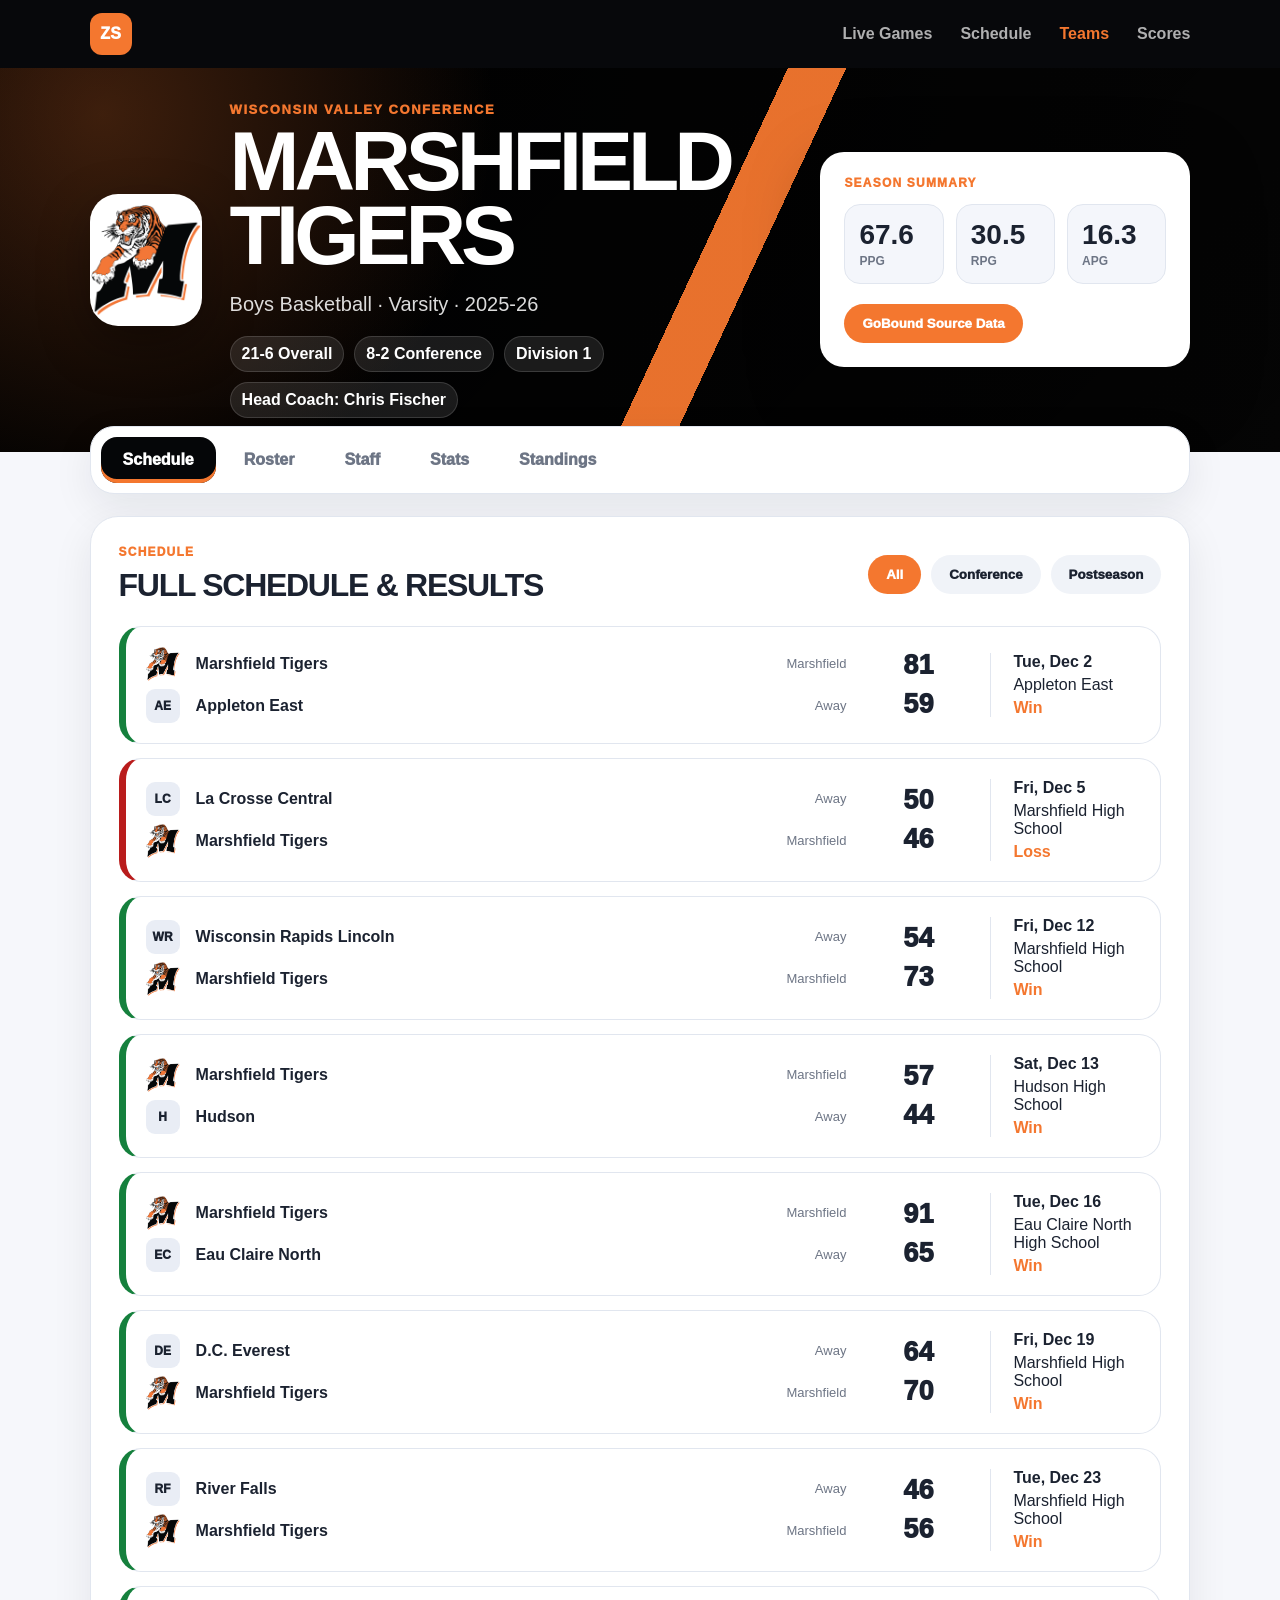
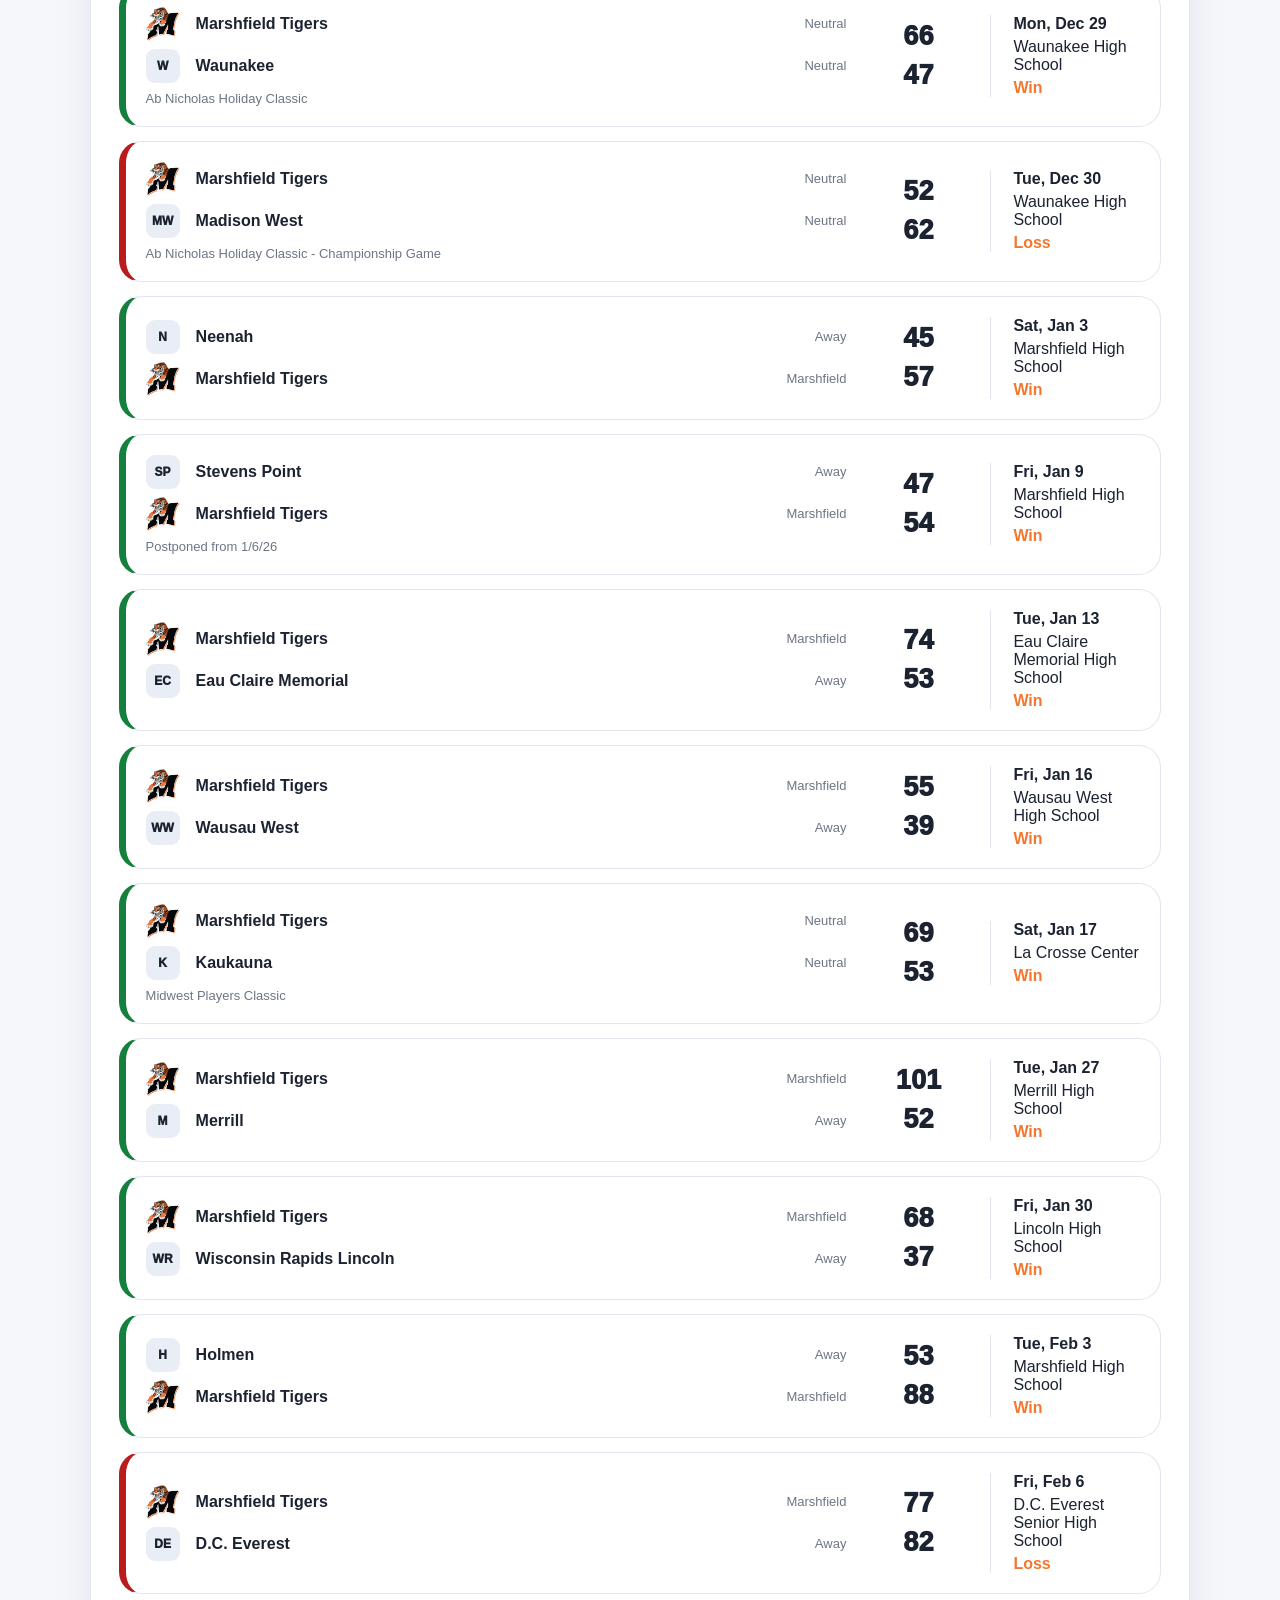
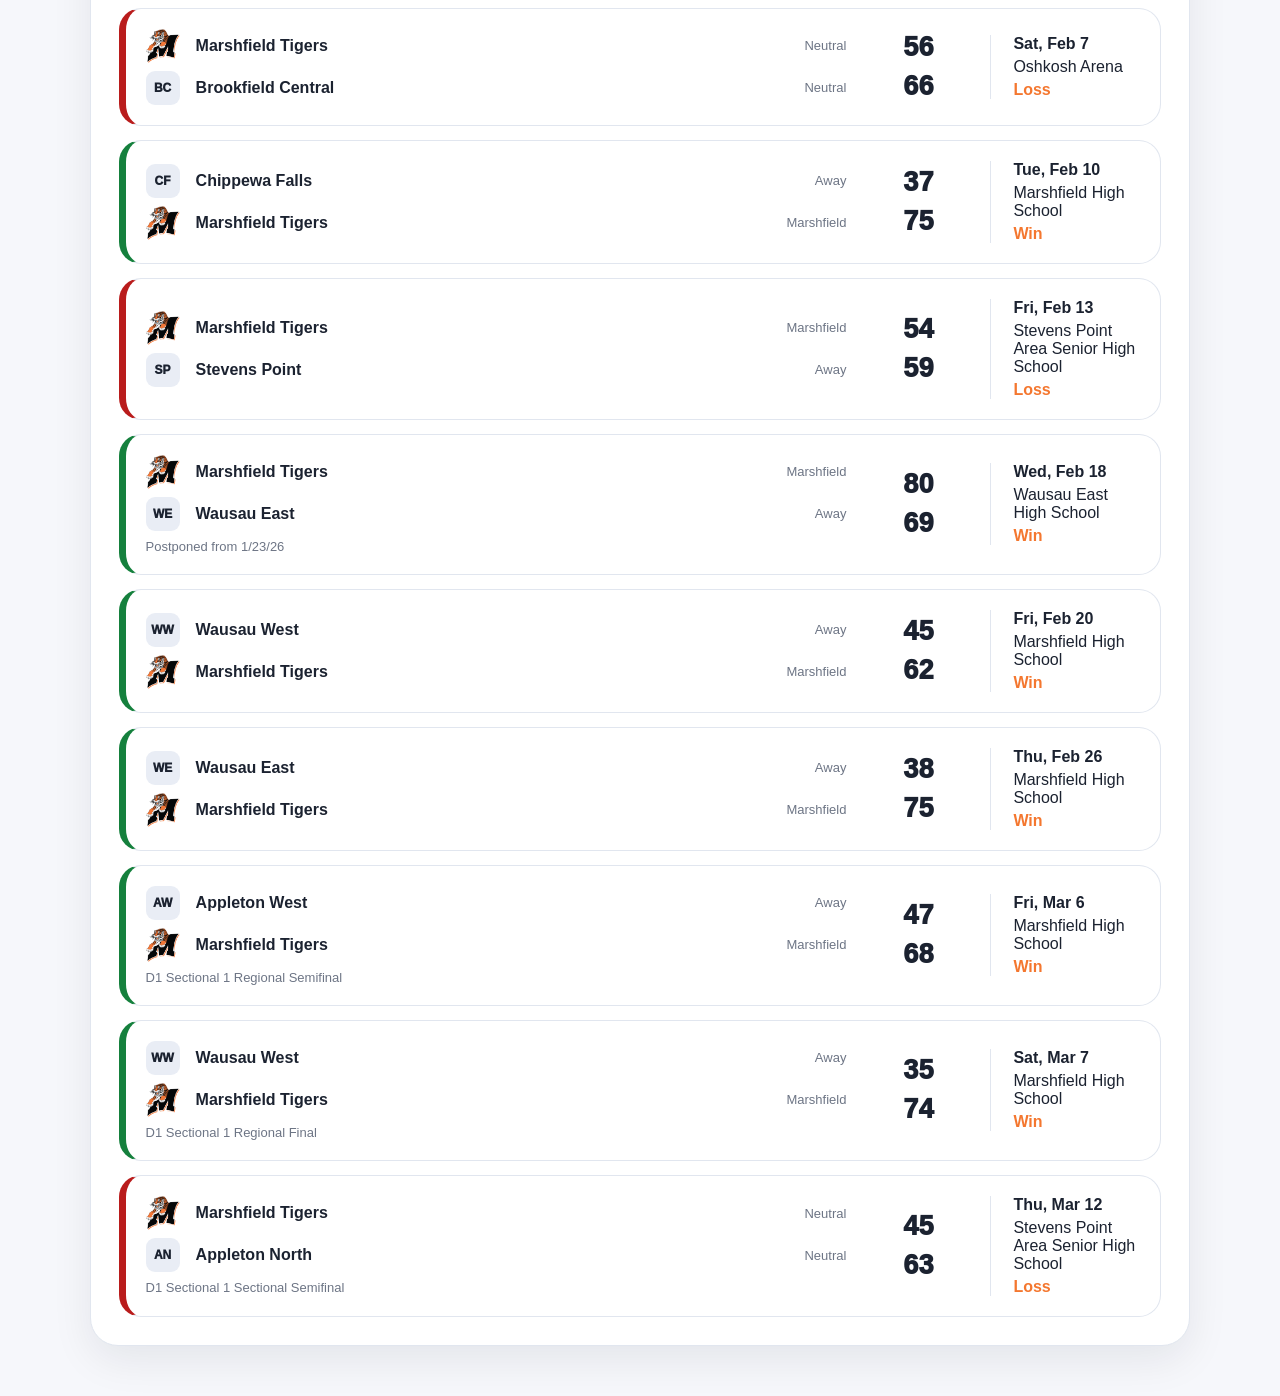
<file: marshfield-full-team-page/index.html>
<!DOCTYPE html>
<html lang="en">
<head>
  <meta charset="UTF-8" />
  <meta name="viewport" content="width=device-width, initial-scale=1.0" />
  <title>Marshfield Tigers Boys Basketball | Zaleski Sports</title>
  <link rel="stylesheet" href="styles.css" />
</head>
<body>
  <header class="global-header">
    <div class="zs-mark">ZS</div>
    <nav>
      <a>Live Games</a>
      <a>Schedule</a>
      <a class="active">Teams</a>
      <a>Scores</a>
    </nav>
  </header>

  <section class="team-hero">
    <div class="angle angle-one"></div>
    <div class="angle angle-two"></div>
    <div class="team-identity">
      <div class="logo-shell"><img src="assets/marshfield-tigers.png" alt="Marshfield Tigers logo" /></div>
      <div>
        <p class="eyebrow">Wisconsin Valley Conference</p>
        <h1>Marshfield Tigers</h1>
        <p class="sport">Boys Basketball · Varsity · 2025-26</p>
        <div class="meta-row">
          <span>21-6 Overall</span><span>8-2 Conference</span><span>Division 1</span><span>Head Coach: Chris Fischer</span>
        </div>
      </div>
    </div>
    <aside class="next-game-card">
      <p class="card-label">Season Summary</p>
      <div class="summary-grid">
        <div><strong>67.6</strong><span>PPG</span></div>
        <div><strong>30.5</strong><span>RPG</span></div>
        <div><strong>16.3</strong><span>APG</span></div>
      </div>
      <button id="sourceBtn">GoBound Source Data</button>
    </aside>
  </section>

  <main>
    <div class="tabs">
      <button class="tab active" data-tab="schedule">Schedule</button>
      <button class="tab" data-tab="roster">Roster</button>
      <button class="tab" data-tab="staff">Staff</button>
      <button class="tab" data-tab="stats">Stats</button>
      <button class="tab" data-tab="standings">Standings</button>
    </div>

    <section id="schedule" class="panel active-panel">
      <div class="panel-header">
        <div><p class="section-kicker">Schedule</p><h2>Full Schedule & Results</h2></div>
        <div class="filter-row">
          <button class="pill active" data-filter="all">All</button>
          <button class="pill" data-filter="conference">Conference</button>
          <button class="pill" data-filter="postseason">Postseason</button>
        </div>
      </div>
      <div class="score-list" id="scheduleList"></div>
    </section>

    <section id="roster" class="panel">
      <div class="panel-header"><div><p class="section-kicker">Roster</p><h2>Varsity Roster</h2></div></div>
      <div class="card-grid" id="rosterGrid"></div>
    </section>

    <section id="staff" class="panel">
      <div class="panel-header"><div><p class="section-kicker">Staff</p><h2>Team Staff & Info</h2></div></div>
      <div class="info-grid">
        <article><span>Head Coach</span><strong>Chris Fischer</strong></article>
        <article><span>Level</span><strong>Varsity</strong></article>
        <article><span>Division</span><strong>Division 1</strong></article>
        <article><span>District</span><strong>D1 Sectional 1</strong></article>
        <article><span>Region</span><strong>North Central</strong></article>
        <article><span>Enrollment</span><strong>1188</strong></article>
      </div>
    </section>

    <section id="stats" class="panel">
      <div class="panel-header"><div><p class="section-kicker">Stats</p><h2>Full Player Stats</h2></div></div>
      <div class="leader-grid" id="leaderGrid"></div>
      <div class="table-wrap">
        <table>
          <thead>
            <tr><th>#</th><th>Athlete</th><th>YR</th><th>PPG</th><th>RPG</th><th>APG</th><th>SPG</th><th>BPG</th><th>FG%</th><th>3P%</th><th>FT%</th><th>A/TO</th></tr>
          </thead>
          <tbody id="statsRows"></tbody>
        </table>
      </div>
    </section>

    <section id="standings" class="panel">
      <div class="panel-header"><div><p class="section-kicker">Conference</p><h2>Wisconsin Valley Standings</h2></div></div>
      <div class="standings" id="standingsList"></div>
    </section>
  </main>

  <script src="app.js"></script>
</body>
</html>
</file>
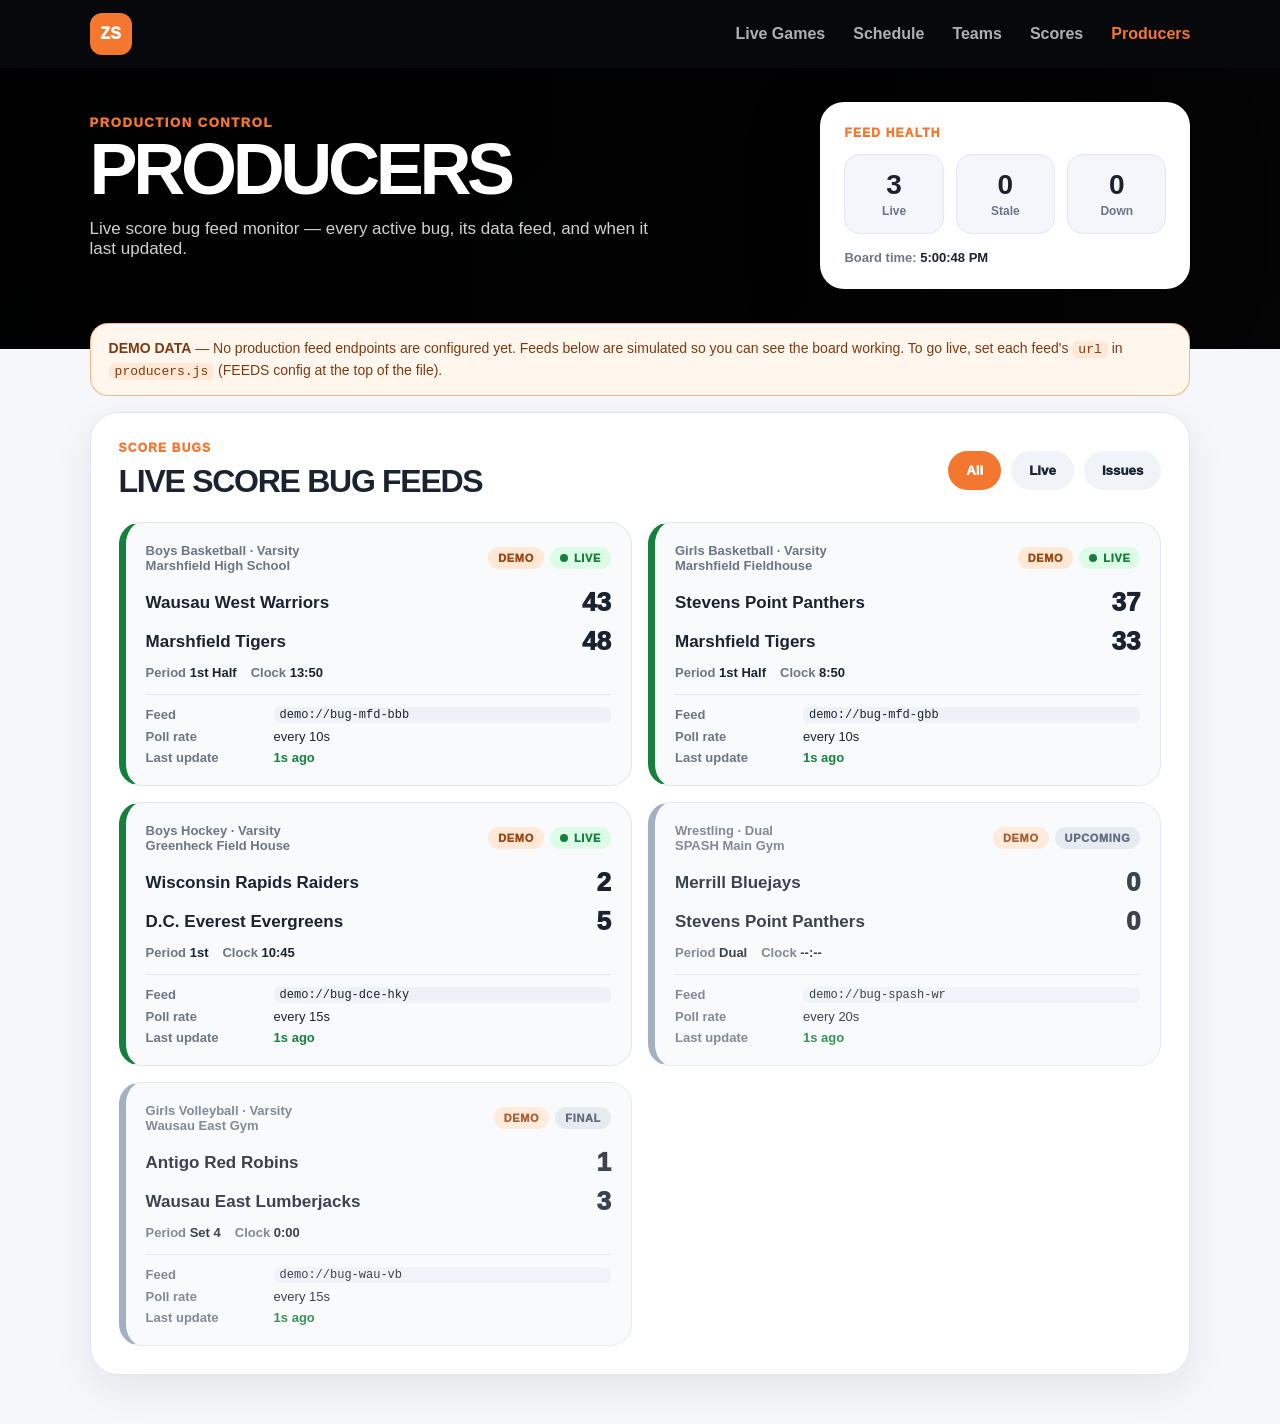
<file: producers/index.html>
<!DOCTYPE html>
<html lang="en">
<head>
  <meta charset="UTF-8" />
  <meta name="viewport" content="width=device-width, initial-scale=1.0" />
  <title>Producers | Live Score Bug Feeds | Zaleski Sports</title>
  <link rel="stylesheet" href="producers.css" />
</head>
<body>
  <header class="global-header">
    <div class="zs-mark">ZS</div>
    <nav>
      <a>Live Games</a>
      <a>Schedule</a>
      <a>Teams</a>
      <a>Scores</a>
      <a class="active">Producers</a>
    </nav>
  </header>

  <section class="producers-hero">
    <div>
      <p class="eyebrow">Production Control</p>
      <h1>Producers</h1>
      <p class="sub">Live score bug feed monitor &mdash; every active bug, its data feed, and when it last updated.</p>
    </div>
    <aside class="health-card">
      <p class="card-label">Feed Health</p>
      <div class="health-grid">
        <div><strong id="countLive">0</strong><span>Live</span></div>
        <div><strong id="countStale">0</strong><span>Stale</span></div>
        <div><strong id="countDown">0</strong><span>Down</span></div>
      </div>
      <p class="clock-line">Board time: <span id="boardClock">--:--:--</span></p>
    </aside>
  </section>

  <main>
    <div id="demoBanner" class="demo-banner">
      <strong>DEMO DATA</strong> &mdash; No production feed endpoints are configured yet.
      Feeds below are simulated so you can see the board working. To go live, set each
      feed's <code>url</code> in <code>producers.js</code> (FEEDS config at the top of the file).
    </div>

    <section class="panel active-panel">
      <div class="panel-header">
        <div>
          <p class="section-kicker">Score Bugs</p>
          <h2>Live Score Bug Feeds</h2>
        </div>
        <div class="filter-row">
          <button class="pill active" data-filter="all">All</button>
          <button class="pill" data-filter="live">Live</button>
          <button class="pill" data-filter="issues">Issues</button>
        </div>
      </div>
      <div class="feed-grid" id="feedGrid"></div>
    </section>
  </main>

  <script src="producers.js"></script>
</body>
</html>
</file>
<file: marshfield-full-team-page/styles.css>
:root {
  --orange: #f4772f;
  --black: #050608;
  --white: #ffffff;
  --soft: #f4f6fb;
  --text: #1b2230;
  --muted: #6d7585;
  --line: #e1e6ef;
  --green: #15803d;
  --red: #b91c1c;
}
* { box-sizing: border-box; }
body { margin: 0; font-family: Inter, Arial, Helvetica, sans-serif; color: var(--text); background: #f6f7fb; }
.global-header { height: 68px; padding: 0 7%; display: flex; align-items: center; justify-content: space-between; background: #07080b; color: white; }
.zs-mark { width: 42px; height: 42px; display: grid; place-items: center; background: var(--orange); border-radius: 12px; font-weight: 1000; }
nav { display: flex; gap: 28px; font-weight: 850; }
nav a { opacity: .68; }
nav a.active { opacity: 1; color: var(--orange); }
.team-hero { position: relative; overflow: hidden; min-height: 300px; padding: 34px 7%; display: grid; grid-template-columns: 1fr 370px; gap: 28px; align-items: center; color: white; background: linear-gradient(135deg, rgba(0,0,0,.94), rgba(0,0,0,.78)), linear-gradient(90deg, var(--black), #151515); }
.angle { position: absolute; inset: 0; pointer-events: none; }
.angle-one { background: linear-gradient(115deg, transparent 0 54%, rgba(244,119,47,.95) 54% 58%, transparent 58%); }
.angle-two { background: radial-gradient(circle at 8% 12%, rgba(244,119,47,.25), transparent 32%); }
.team-identity { position: relative; z-index: 1; display: flex; gap: 28px; align-items: center; }
.logo-shell { width: 132px; height: 132px; background: white; border-radius: 28px; display: grid; place-items: center; box-shadow: 0 18px 50px rgba(0,0,0,.35); }
.logo-shell img { max-width: 112px; max-height: 112px; }
.eyebrow { margin: 0 0 8px; color: var(--orange); text-transform: uppercase; letter-spacing: .12em; font-weight: 950; font-size: 13px; }
h1 { margin: 0; font-size: clamp(44px, 7vw, 84px); letter-spacing: -.06em; line-height: .88; text-transform: uppercase; }
.sport { font-size: 20px; opacity: .86; }
.meta-row { display: flex; gap: 10px; flex-wrap: wrap; }
.meta-row span { padding: 8px 11px; background: rgba(255,255,255,.1); border: 1px solid rgba(255,255,255,.14); border-radius: 999px; font-weight: 750; }
.next-game-card { position: relative; z-index: 1; background: white; color: var(--text); border-radius: 24px; padding: 24px; box-shadow: 0 22px 70px rgba(0,0,0,.35); }
.card-label, .section-kicker { margin: 0 0 8px; color: var(--orange); text-transform: uppercase; font-size: 12px; letter-spacing: .1em; font-weight: 950; }
.summary-grid { display: grid; grid-template-columns: repeat(3,1fr); gap: 12px; margin: 14px 0 20px; }
.summary-grid div { background:#f4f6fb; border:1px solid var(--line); border-radius:16px; padding:14px; }
.summary-grid strong { display:block; font-size:28px; }
.summary-grid span { color:var(--muted); font-weight:900; font-size:12px; }
button { border: none; background: var(--orange); color: white; border-radius: 999px; padding: 12px 18px; font-weight: 950; cursor: pointer; }
main { width: min(1400px, 86%); margin: -26px auto 50px; position: relative; z-index: 2; }
.tabs { display: flex; gap: 6px; overflow-x: auto; background: white; border: 1px solid var(--line); box-shadow: 0 14px 40px rgba(18,24,38,.08); padding: 10px; border-radius: 24px; margin-bottom: 22px; }
.tab { background: transparent; color: var(--muted); border-radius: 16px; padding: 14px 22px; font-size: 16px; }
.tab.active { background: var(--black); color: white; box-shadow: inset 0 -4px 0 var(--orange); }
.panel { display: none; background: white; border: 1px solid var(--line); border-radius: 28px; padding: 28px; box-shadow: 0 14px 40px rgba(18,24,38,.08); }
.active-panel { display: block; }
.panel-header { display: flex; justify-content: space-between; align-items: center; gap: 16px; margin-bottom: 22px; }
.panel-header h2 { margin: 0; font-size: 32px; letter-spacing: -.04em; text-transform: uppercase; }
.filter-row { display:flex; gap:10px; flex-wrap:wrap; }
.pill { background:#f0f3f8; color:var(--text); }
.pill.active { background:var(--orange); color:#fff; }
.score-list { display: grid; gap: 14px; }
.game-row { display: grid; grid-template-columns: 1fr 100px 150px; gap: 22px; align-items: center; padding: 20px; border: 1px solid var(--line); border-radius: 22px; }
.game-row.W { border-left: 7px solid var(--green); }
.game-row.L { border-left: 7px solid var(--red); }
.teams { display: grid; gap: 8px; }
.team-line { display:grid; grid-template-columns: 38px 1fr auto; align-items:center; gap:12px; }
.team-line img, .placeholder-logo { width:34px; height:34px; object-fit:contain; }
.placeholder-logo { display:grid; place-items:center; background:#e9edf5; border-radius:9px; font-size:12px; font-weight:950; }
.teams span, .note { color:var(--muted); font-size:13px; }
.score { display:grid; gap:8px; font-size:27px; font-weight:1000; text-align:center; }
.game-info { border-left:1px solid var(--line); padding-left:22px; display:grid; gap:5px; }
.game-info b { color:var(--orange); }
.card-grid, .leader-grid, .info-grid { display:grid; grid-template-columns: repeat(4,minmax(0,1fr)); gap:14px; }
.player-card, .leader-grid article, .info-grid article, .standings div { padding:18px; border-radius:18px; border:1px solid var(--line); background:#f8fafc; }
.player-card .num { width:42px; height:42px; display:grid; place-items:center; background:var(--black); color:var(--orange); border-radius:12px; font-weight:1000; margin-bottom:12px; }
.player-card strong, .player-card span, .info-grid strong, .info-grid span { display:block; }
.player-card span, .info-grid span, .leader-grid span { color:var(--muted); margin-top:5px; }
.captain { color: var(--orange); font-weight: 950; font-size: 12px; margin-top:8px; display:inline-block; }
.leader-grid { margin-bottom: 18px; }
.leader-grid strong { display:block; font-size:22px; margin:8px 0; }
.leader-grid b { font-size:28px; color:var(--orange); }
.table-wrap { overflow-x:auto; border:1px solid var(--line); border-radius:18px; }
table { width:100%; border-collapse:collapse; min-width:980px; }
th,td { padding:14px 16px; border-bottom:1px solid var(--line); text-align:left; }
th { font-size:12px; text-transform:uppercase; letter-spacing:.08em; color:var(--muted); background:#f8fafc; }
tr:last-child td { border-bottom:0; }
.standings { display:grid; gap:10px; }
.standings div { display:grid; grid-template-columns: 50px 1fr 100px 100px 100px; align-items:center; }
.standings .highlight { background:#fff0e7; border-color:rgba(244,119,47,.45); }
@media (max-width: 900px) {
  .global-header, .team-hero, .team-identity, .panel-header { display:flex; flex-direction:column; align-items:flex-start; }
  .next-game-card { width:100%; }
  main { width:94%; }
  .game-row { grid-template-columns:1fr; }
  .game-info { border-left:0; padding-left:0; border-top:1px solid var(--line); padding-top:12px; }
  .card-grid,.leader-grid,.info-grid { grid-template-columns:1fr; }
  .standings div { grid-template-columns: 36px 1fr 70px; gap:8px; }
  .standings div b:nth-of-type(n+2) { display:none; }
}
</file>
<file: producers/producers.css>
:root {
  --orange: #f4772f;
  --black: #050608;
  --white: #ffffff;
  --soft: #f4f6fb;
  --text: #1b2230;
  --muted: #6d7585;
  --line: #e1e6ef;
  --green: #15803d;
  --red: #b91c1c;
  --amber: #b45309;
}
* { box-sizing: border-box; }
body { margin: 0; font-family: Inter, Arial, Helvetica, sans-serif; color: var(--text); background: #f6f7fb; }
.global-header { height: 68px; padding: 0 7%; display: flex; align-items: center; justify-content: space-between; background: #07080b; color: white; }
.zs-mark { width: 42px; height: 42px; display: grid; place-items: center; background: var(--orange); border-radius: 12px; font-weight: 1000; }
nav { display: flex; gap: 28px; font-weight: 850; }
nav a { opacity: .68; }
nav a.active { opacity: 1; color: var(--orange); }

.producers-hero { position: relative; overflow: hidden; padding: 34px 7% 60px; display: grid; grid-template-columns: 1fr 370px; gap: 28px; align-items: center; color: white; background: linear-gradient(135deg, rgba(0,0,0,.94), rgba(0,0,0,.78)), linear-gradient(90deg, var(--black), #151515); }
.eyebrow { margin: 0 0 8px; color: var(--orange); text-transform: uppercase; letter-spacing: .12em; font-weight: 950; font-size: 13px; }
h1 { margin: 0; font-size: clamp(44px, 6vw, 72px); letter-spacing: -.06em; line-height: .88; text-transform: uppercase; }
.sub { font-size: 17px; opacity: .82; max-width: 560px; }
.health-card { background: white; color: var(--text); border-radius: 24px; padding: 24px; box-shadow: 0 22px 70px rgba(0,0,0,.35); }
.card-label, .section-kicker { margin: 0 0 8px; color: var(--orange); text-transform: uppercase; font-size: 12px; letter-spacing: .1em; font-weight: 950; }
.health-grid { display: grid; grid-template-columns: repeat(3,1fr); gap: 12px; margin: 14px 0 16px; }
.health-grid div { background:#f4f6fb; border:1px solid var(--line); border-radius:16px; padding:14px; text-align:center; }
.health-grid strong { display:block; font-size:28px; }
.health-grid span { color:var(--muted); font-weight:900; font-size:12px; }
.clock-line { margin: 0; color: var(--muted); font-size: 13px; font-weight: 700; }
.clock-line span { color: var(--text); font-variant-numeric: tabular-nums; }

main { width: min(1400px, 86%); margin: -26px auto 50px; position: relative; z-index: 2; }
.demo-banner { background:#fff7ed; border:1px solid rgba(244,119,47,.5); color:#7c3a12; border-radius:18px; padding:14px 18px; margin-bottom:16px; font-size:14px; line-height:1.5; }
.demo-banner code { background:#ffe8d6; border-radius:6px; padding:1px 6px; font-size:13px; }

.panel { background: white; border: 1px solid var(--line); border-radius: 28px; padding: 28px; box-shadow: 0 14px 40px rgba(18,24,38,.08); }
.panel-header { display: flex; justify-content: space-between; align-items: center; gap: 16px; margin-bottom: 22px; }
.panel-header h2 { margin: 0; font-size: 32px; letter-spacing: -.04em; text-transform: uppercase; }
.filter-row { display:flex; gap:10px; flex-wrap:wrap; }
button { border: none; background: var(--orange); color: white; border-radius: 999px; padding: 12px 18px; font-weight: 950; cursor: pointer; }
.pill { background:#f0f3f8; color:var(--text); }
.pill.active { background:var(--orange); color:#fff; }

.feed-grid { display:grid; grid-template-columns: repeat(auto-fill, minmax(400px, 1fr)); gap:16px; }
.feed-card { border:1px solid var(--line); border-radius:22px; padding:20px; background:#f8fafc; display:grid; gap:14px; }
.feed-card.live { border-left:7px solid var(--green); }
.feed-card.stale { border-left:7px solid var(--amber); }
.feed-card.down { border-left:7px solid var(--red); }
.feed-card.final, .feed-card.upcoming { border-left:7px solid #94a3b8; opacity:.85; }

.feed-top { display:flex; justify-content:space-between; align-items:center; gap:10px; }
.feed-meta { color:var(--muted); font-size:13px; font-weight:750; }
.badges { display:flex; gap:6px; }
.badge { font-size:11px; font-weight:950; letter-spacing:.06em; text-transform:uppercase; padding:5px 10px; border-radius:999px; }
.badge.live { background:#dcfce7; color:var(--green); }
.badge.stale { background:#fef3c7; color:var(--amber); }
.badge.down { background:#fee2e2; color:var(--red); }
.badge.final, .badge.upcoming { background:#e2e8f0; color:#475569; }
.badge.demo { background:#ffe8d6; color:#9a4712; }
.pulse { display:inline-block; width:8px; height:8px; border-radius:50%; background:var(--green); margin-right:6px; animation: pulse 1.6s infinite; }
@keyframes pulse { 0%,100% { opacity:1; } 50% { opacity:.25; } }

.matchup { display:grid; gap:8px; }
.matchup .row { display:grid; grid-template-columns: 1fr auto; align-items:center; gap:10px; }
.matchup .row strong { font-size:17px; }
.matchup .row b { font-size:26px; font-weight:1000; font-variant-numeric: tabular-nums; }
.game-state { display:flex; gap:14px; color:var(--muted); font-weight:800; font-size:13px; }
.game-state span b { color:var(--text); font-variant-numeric: tabular-nums; }

.feed-detail { border-top:1px solid var(--line); padding-top:12px; display:grid; gap:6px; font-size:13px; }
.feed-detail .kv { display:grid; grid-template-columns: 120px 1fr; gap:8px; }
.feed-detail .kv span { color:var(--muted); font-weight:800; }
.feed-detail .kv code { background:#eef2f7; border-radius:6px; padding:1px 6px; font-size:12px; word-break:break-all; }
.updated-ok { color:var(--green); font-weight:900; }
.updated-warn { color:var(--amber); font-weight:900; }
.updated-bad { color:var(--red); font-weight:900; }

.empty-note { color:var(--muted); padding:24px; text-align:center; font-weight:700; }

@media (max-width: 900px) {
  .global-header, .producers-hero, .panel-header { display:flex; flex-direction:column; align-items:flex-start; }
  .health-card { width:100%; }
  main { width:94%; }
  .feed-grid { grid-template-columns:1fr; }
}
</file>
